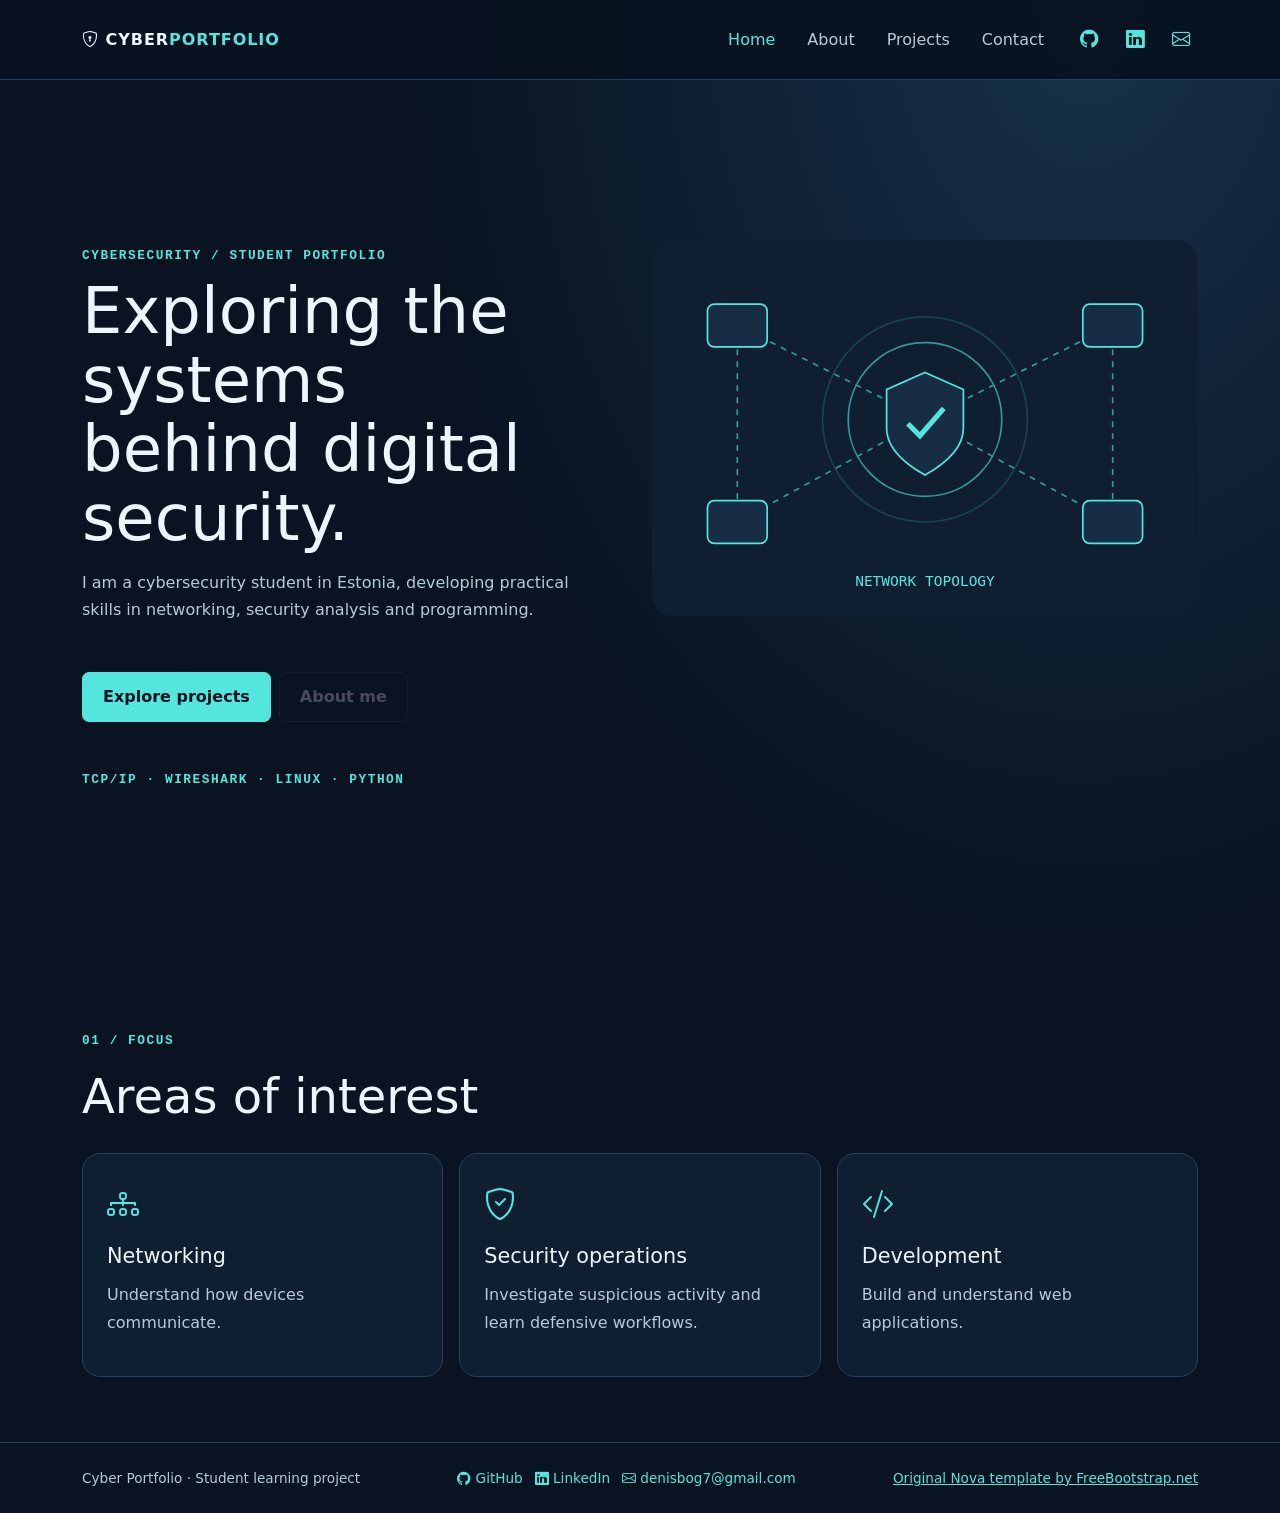
<file: index.html>
<!doctype html><!-- Adapted from Nova by FreeBootstrap.net; https://freebootstrap.net/license --><html lang="en"><head><meta charset="utf-8"><meta name="viewport" content="width=device-width,initial-scale=1"><title>Index | Cyber Portfolio</title><link rel="stylesheet" href="assets/vendors/bootstrap/bootstrap.min.css"><link rel="stylesheet" href="assets/vendors/bootstrap-icons/font/bootstrap-icons.min.css"><link rel="stylesheet" href="assets/css/style.css"><link rel="stylesheet" href="assets/css/portfolio.css"><script defer src="assets/vendors/bootstrap/bootstrap.bundle.min.js"></script><script defer src="scripts/site.js"></script><link rel="icon" type="image/svg+xml" href="data:image/svg+xml,%3Csvg%20xmlns%3D%22http%3A%2F%2Fwww.w3.org%2F2000%2Fsvg%22%20viewBox%3D%220%200%2064%2064%22%3E%3Crect%20width%3D%2264%22%20height%3D%2264%22%20rx%3D%2212%22%20fill%3D%22%230b1729%22%2F%3E%3Cpath%20d%3D%22M32%208%2051%2016v15c0%2012-8%2020-19%2025C21%2051%2013%2043%2013%2031V16Z%22%20fill%3D%22none%22%20stroke%3D%22%2338e8f5%22%20stroke-width%3D%224%22%2F%3E%3Crect%20x%3D%2223%22%20y%3D%2229%22%20width%3D%2218%22%20height%3D%2215%22%20rx%3D%223%22%20fill%3D%22%2338e8f5%22%2F%3E%3Cpath%20d%3D%22M26%2029v-6a6%206%200%200%201%2012%200v6%22%20fill%3D%22none%22%20stroke%3D%22%2338e8f5%22%20stroke-width%3D%223%22%2F%3E%3C%2Fsvg%3E"></head><body><a class="skip" href="#main">Skip to content</a><div class="site-wrap"><header class="navbar navbar-expand-md sticky-top"><div class="container"><a class="navbar-brand" href="index.html"><i class="bi bi-shield-lock"></i> CYBER<span>PORTFOLIO</span></a><button class="navbar-toggler" type="button" data-bs-toggle="collapse" data-bs-target="#nav" aria-controls="nav" aria-expanded="false" aria-label="Toggle navigation"><i class="bi bi-list"></i></button><nav class="collapse navbar-collapse" id="nav"><div class="navbar-nav ms-auto"><a class="nav-link active" aria-current=page href="index.html">Home</a><a class="nav-link "  href="about.html">About</a><a class="nav-link "  href="projects.html">Projects</a><a class="nav-link "  href="contact.html">Contact</a></div><div class="social-nav"><a href="https://github.com/nullbyte0111" aria-label="GitHub" title="GitHub" target="_blank" rel="noopener noreferrer"><i class="bi bi-github" aria-hidden="true"></i></a><a href="https://www.linkedin.com/in/denisbogdan7/" aria-label="LinkedIn" title="LinkedIn" target="_blank" rel="noopener noreferrer"><i class="bi bi-linkedin" aria-hidden="true"></i></a><a href="mailto:denisbog7@gmail.com" aria-label="Email" title="Email"><i class="bi bi-envelope" aria-hidden="true"></i></a></div></nav></div></header><main id="main"><section class="hero__v6 section first-section" id="home">
<div class="container">
<div class="row">
<div class="col-lg-6 mb-4 mb-lg-0">
<div class="row">
<div class="col-lg-11"><span class="hero-subtitle text-uppercase" data-aos="fade-up" data-aos-delay="0">CYBERSECURITY / STUDENT PORTFOLIO</span>
<h1 class="hero-title mb-3" data-aos="fade-up" data-aos-delay="100">Exploring the systems behind digital security.</h1>
<p class="hero-description mb-4 mb-lg-5" data-aos="fade-up" data-aos-delay="200">I am a cybersecurity student in Estonia, developing practical skills in networking, security analysis and programming.</p>
<div class="cta d-flex gap-2 mb-4 mb-lg-5" data-aos="fade-up" data-aos-delay="300"><a class="btn" href="projects.html">Explore projects</a><a class="btn btn-white-outline" href="about.html">About me</a></div>
<p class="eyebrow">TCP/IP · WIRESHARK · LINUX · PYTHON</p>
</div>
</div>
</div>
<div class="col-lg-6">
<div class="hero-img"><img alt="Illustrated network topology with a central security shield" class="img-fluid rounded-4" src="assets/images/network.svg"/></div>
</div>
</div>
</div>
<!-- End Hero-->
</section><section class="section"><div class="container"><p class="eyebrow">01 / FOCUS</p><h2>Areas of interest</h2><div class="row g-3"><div class="col-md-4" data-reveal><article class="panel h-100"><i class="bi bi-diagram-3 fs-2 accent"></i><h3>Networking</h3><p>Understand how devices communicate.</p></article></div><div class="col-md-4" data-reveal><article class="panel h-100"><i class="bi bi-shield-check fs-2 accent"></i><h3>Security operations</h3><p>Investigate suspicious activity and learn defensive workflows.</p></article></div><div class="col-md-4" data-reveal><article class="panel h-100"><i class="bi bi-code-slash fs-2 accent"></i><h3>Development</h3><p>Build and understand web applications.</p></article></div></div></div></section></main><footer><div class="container d-flex flex-wrap justify-content-between gap-3"><span>Cyber Portfolio · Student learning project</span><div class="social-footer"><a href="https://github.com/nullbyte0111" aria-label="GitHub" title="GitHub" target="_blank" rel="noopener noreferrer"><i class="bi bi-github" aria-hidden="true"></i> GitHub</a><a href="https://www.linkedin.com/in/denisbogdan7/" aria-label="LinkedIn" title="LinkedIn" target="_blank" rel="noopener noreferrer"><i class="bi bi-linkedin" aria-hidden="true"></i> LinkedIn</a><a href="mailto:denisbog7@gmail.com" aria-label="Email" title="Email"><i class="bi bi-envelope" aria-hidden="true"></i> denisbog7@gmail.com</a></div><a href="https://freebootstrap.net/">Original Nova template by FreeBootstrap.net</a></div></footer><button id="top" aria-label="Back to top" hidden>↑</button></div></body></html>
</file>
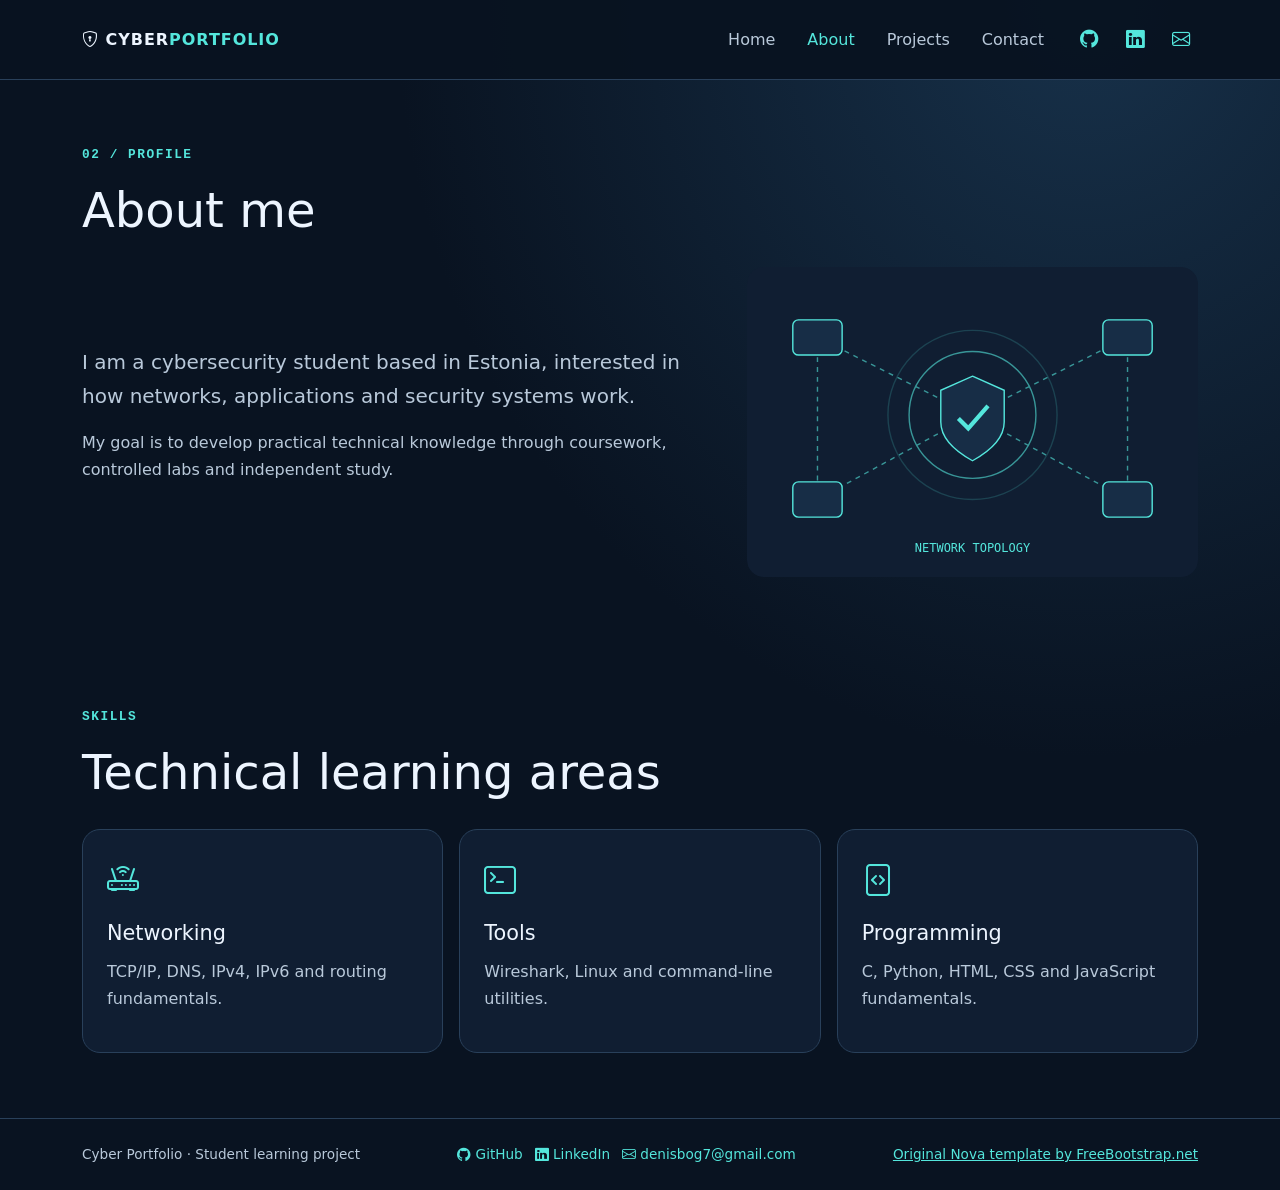
<file: about.html>
<!doctype html><!-- Adapted from Nova by FreeBootstrap.net; https://freebootstrap.net/license --><html lang="en"><head><meta charset="utf-8"><meta name="viewport" content="width=device-width,initial-scale=1"><title>About | Cyber Portfolio</title><link rel="stylesheet" href="assets/vendors/bootstrap/bootstrap.min.css"><link rel="stylesheet" href="assets/vendors/bootstrap-icons/font/bootstrap-icons.min.css"><link rel="stylesheet" href="assets/css/style.css"><link rel="stylesheet" href="assets/css/portfolio.css"><script defer src="assets/vendors/bootstrap/bootstrap.bundle.min.js"></script><script defer src="scripts/site.js"></script><link rel="icon" type="image/svg+xml" href="data:image/svg+xml,%3Csvg%20xmlns%3D%22http%3A%2F%2Fwww.w3.org%2F2000%2Fsvg%22%20viewBox%3D%220%200%2064%2064%22%3E%3Crect%20width%3D%2264%22%20height%3D%2264%22%20rx%3D%2212%22%20fill%3D%22%230b1729%22%2F%3E%3Cpath%20d%3D%22M32%208%2051%2016v15c0%2012-8%2020-19%2025C21%2051%2013%2043%2013%2031V16Z%22%20fill%3D%22none%22%20stroke%3D%22%2338e8f5%22%20stroke-width%3D%224%22%2F%3E%3Crect%20x%3D%2223%22%20y%3D%2229%22%20width%3D%2218%22%20height%3D%2215%22%20rx%3D%223%22%20fill%3D%22%2338e8f5%22%2F%3E%3Cpath%20d%3D%22M26%2029v-6a6%206%200%200%201%2012%200v6%22%20fill%3D%22none%22%20stroke%3D%22%2338e8f5%22%20stroke-width%3D%223%22%2F%3E%3C%2Fsvg%3E"></head><body><a class="skip" href="#main">Skip to content</a><div class="site-wrap"><header class="navbar navbar-expand-md sticky-top"><div class="container"><a class="navbar-brand" href="index.html"><i class="bi bi-shield-lock"></i> CYBER<span>PORTFOLIO</span></a><button class="navbar-toggler" type="button" data-bs-toggle="collapse" data-bs-target="#nav" aria-controls="nav" aria-expanded="false" aria-label="Toggle navigation"><i class="bi bi-list"></i></button><nav class="collapse navbar-collapse" id="nav"><div class="navbar-nav ms-auto"><a class="nav-link "  href="index.html">Home</a><a class="nav-link active" aria-current=page href="about.html">About</a><a class="nav-link "  href="projects.html">Projects</a><a class="nav-link "  href="contact.html">Contact</a></div><div class="social-nav"><a href="https://github.com/nullbyte0111" aria-label="GitHub" title="GitHub" target="_blank" rel="noopener noreferrer"><i class="bi bi-github" aria-hidden="true"></i></a><a href="https://www.linkedin.com/in/denisbogdan7/" aria-label="LinkedIn" title="LinkedIn" target="_blank" rel="noopener noreferrer"><i class="bi bi-linkedin" aria-hidden="true"></i></a><a href="mailto:denisbog7@gmail.com" aria-label="Email" title="Email"><i class="bi bi-envelope" aria-hidden="true"></i></a></div></nav></div></header><main id="main"><section class="section"><div class="container"><p class="eyebrow">02 / PROFILE</p><h2>About me</h2><div class="row g-4 align-items-center"><div class="col-lg-7"><p class="lead">I am a cybersecurity student based in Estonia, interested in how networks, applications and security systems work.</p><p>My goal is to develop practical technical knowledge through coursework, controlled labs and independent study.</p></div><div class="col-lg-5"><img class="img-fluid rounded-4" src="assets/images/network.svg" alt="Network security illustration"></div></div></div></section><section class="section"><div class="container"><p class="eyebrow">SKILLS</p><h2>Technical learning areas</h2><div class="row g-3"><div class="col-md-4" data-reveal><article class="panel h-100"><i class="bi bi-router fs-2 accent"></i><h3>Networking</h3><p>TCP/IP, DNS, IPv4, IPv6 and routing fundamentals.</p></article></div><div class="col-md-4" data-reveal><article class="panel h-100"><i class="bi bi-terminal fs-2 accent"></i><h3>Tools</h3><p>Wireshark, Linux and command-line utilities.</p></article></div><div class="col-md-4" data-reveal><article class="panel h-100"><i class="bi bi-file-code fs-2 accent"></i><h3>Programming</h3><p>C, Python, HTML, CSS and JavaScript fundamentals.</p></article></div></div></div></section></main><footer><div class="container d-flex flex-wrap justify-content-between gap-3"><span>Cyber Portfolio · Student learning project</span><div class="social-footer"><a href="https://github.com/nullbyte0111" aria-label="GitHub" title="GitHub" target="_blank" rel="noopener noreferrer"><i class="bi bi-github" aria-hidden="true"></i> GitHub</a><a href="https://www.linkedin.com/in/denisbogdan7/" aria-label="LinkedIn" title="LinkedIn" target="_blank" rel="noopener noreferrer"><i class="bi bi-linkedin" aria-hidden="true"></i> LinkedIn</a><a href="mailto:denisbog7@gmail.com" aria-label="Email" title="Email"><i class="bi bi-envelope" aria-hidden="true"></i> denisbog7@gmail.com</a></div><a href="https://freebootstrap.net/">Original Nova template by FreeBootstrap.net</a></div></footer><button id="top" aria-label="Back to top" hidden>↑</button></div></body></html>
</file>
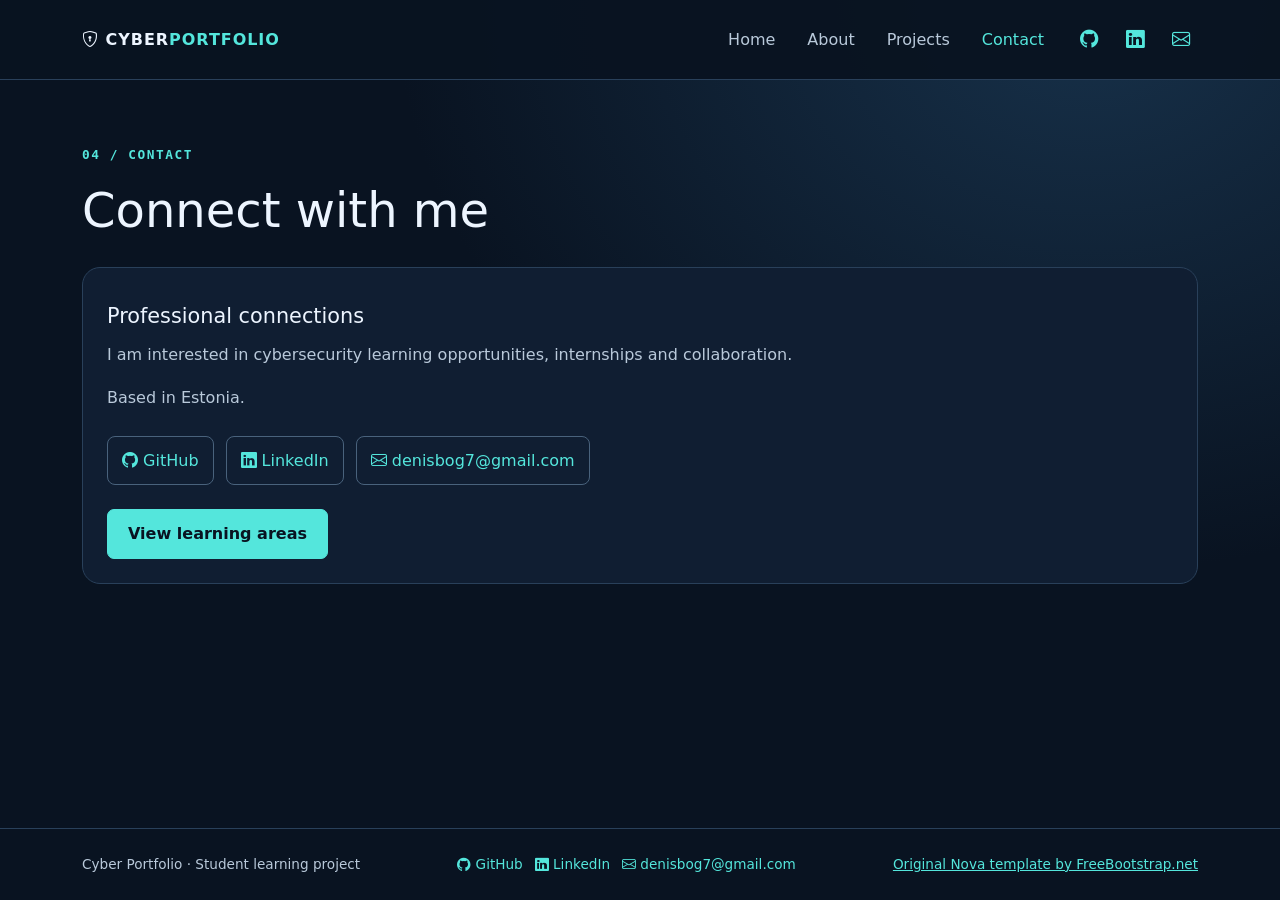
<file: contact.html>
<!doctype html><!-- Adapted from Nova by FreeBootstrap.net; https://freebootstrap.net/license --><html lang="en"><head><meta charset="utf-8"><meta name="viewport" content="width=device-width,initial-scale=1"><title>Contact | Cyber Portfolio</title><link rel="stylesheet" href="assets/vendors/bootstrap/bootstrap.min.css"><link rel="stylesheet" href="assets/vendors/bootstrap-icons/font/bootstrap-icons.min.css"><link rel="stylesheet" href="assets/css/style.css"><link rel="stylesheet" href="assets/css/portfolio.css"><script defer src="assets/vendors/bootstrap/bootstrap.bundle.min.js"></script><script defer src="scripts/site.js"></script><link rel="icon" type="image/svg+xml" href="data:image/svg+xml,%3Csvg%20xmlns%3D%22http%3A%2F%2Fwww.w3.org%2F2000%2Fsvg%22%20viewBox%3D%220%200%2064%2064%22%3E%3Crect%20width%3D%2264%22%20height%3D%2264%22%20rx%3D%2212%22%20fill%3D%22%230b1729%22%2F%3E%3Cpath%20d%3D%22M32%208%2051%2016v15c0%2012-8%2020-19%2025C21%2051%2013%2043%2013%2031V16Z%22%20fill%3D%22none%22%20stroke%3D%22%2338e8f5%22%20stroke-width%3D%224%22%2F%3E%3Crect%20x%3D%2223%22%20y%3D%2229%22%20width%3D%2218%22%20height%3D%2215%22%20rx%3D%223%22%20fill%3D%22%2338e8f5%22%2F%3E%3Cpath%20d%3D%22M26%2029v-6a6%206%200%200%201%2012%200v6%22%20fill%3D%22none%22%20stroke%3D%22%2338e8f5%22%20stroke-width%3D%223%22%2F%3E%3C%2Fsvg%3E"></head><body><a class="skip" href="#main">Skip to content</a><div class="site-wrap"><header class="navbar navbar-expand-md sticky-top"><div class="container"><a class="navbar-brand" href="index.html"><i class="bi bi-shield-lock"></i> CYBER<span>PORTFOLIO</span></a><button class="navbar-toggler" type="button" data-bs-toggle="collapse" data-bs-target="#nav" aria-controls="nav" aria-expanded="false" aria-label="Toggle navigation"><i class="bi bi-list"></i></button><nav class="collapse navbar-collapse" id="nav"><div class="navbar-nav ms-auto"><a class="nav-link "  href="index.html">Home</a><a class="nav-link "  href="about.html">About</a><a class="nav-link "  href="projects.html">Projects</a><a class="nav-link active" aria-current=page href="contact.html">Contact</a></div><div class="social-nav"><a href="https://github.com/nullbyte0111" aria-label="GitHub" title="GitHub" target="_blank" rel="noopener noreferrer"><i class="bi bi-github" aria-hidden="true"></i></a><a href="https://www.linkedin.com/in/denisbogdan7/" aria-label="LinkedIn" title="LinkedIn" target="_blank" rel="noopener noreferrer"><i class="bi bi-linkedin" aria-hidden="true"></i></a><a href="mailto:denisbog7@gmail.com" aria-label="Email" title="Email"><i class="bi bi-envelope" aria-hidden="true"></i></a></div></nav></div></header><main id="main"><section class="section"><div class="container"><p class="eyebrow">04 / CONTACT</p><h2>Connect with me</h2><div class="panel"><h3>Professional connections</h3><p>I am interested in cybersecurity learning opportunities, internships and collaboration.</p><p>Based in Estonia.</p><div class="social-contact"><a href="https://github.com/nullbyte0111" aria-label="GitHub" title="GitHub" target="_blank" rel="noopener noreferrer"><i class="bi bi-github" aria-hidden="true"></i> GitHub</a><a href="https://www.linkedin.com/in/denisbogdan7/" aria-label="LinkedIn" title="LinkedIn" target="_blank" rel="noopener noreferrer"><i class="bi bi-linkedin" aria-hidden="true"></i> LinkedIn</a><a href="mailto:denisbog7@gmail.com" aria-label="Email" title="Email"><i class="bi bi-envelope" aria-hidden="true"></i> denisbog7@gmail.com</a></div><a class="btn" href="projects.html">View learning areas</a></div></div></section></main><footer><div class="container d-flex flex-wrap justify-content-between gap-3"><span>Cyber Portfolio · Student learning project</span><div class="social-footer"><a href="https://github.com/nullbyte0111" aria-label="GitHub" title="GitHub" target="_blank" rel="noopener noreferrer"><i class="bi bi-github" aria-hidden="true"></i> GitHub</a><a href="https://www.linkedin.com/in/denisbogdan7/" aria-label="LinkedIn" title="LinkedIn" target="_blank" rel="noopener noreferrer"><i class="bi bi-linkedin" aria-hidden="true"></i> LinkedIn</a><a href="mailto:denisbog7@gmail.com" aria-label="Email" title="Email"><i class="bi bi-envelope" aria-hidden="true"></i> denisbog7@gmail.com</a></div><a href="https://freebootstrap.net/">Original Nova template by FreeBootstrap.net</a></div></footer><button id="top" aria-label="Back to top" hidden>↑</button></div></body></html>
</file>
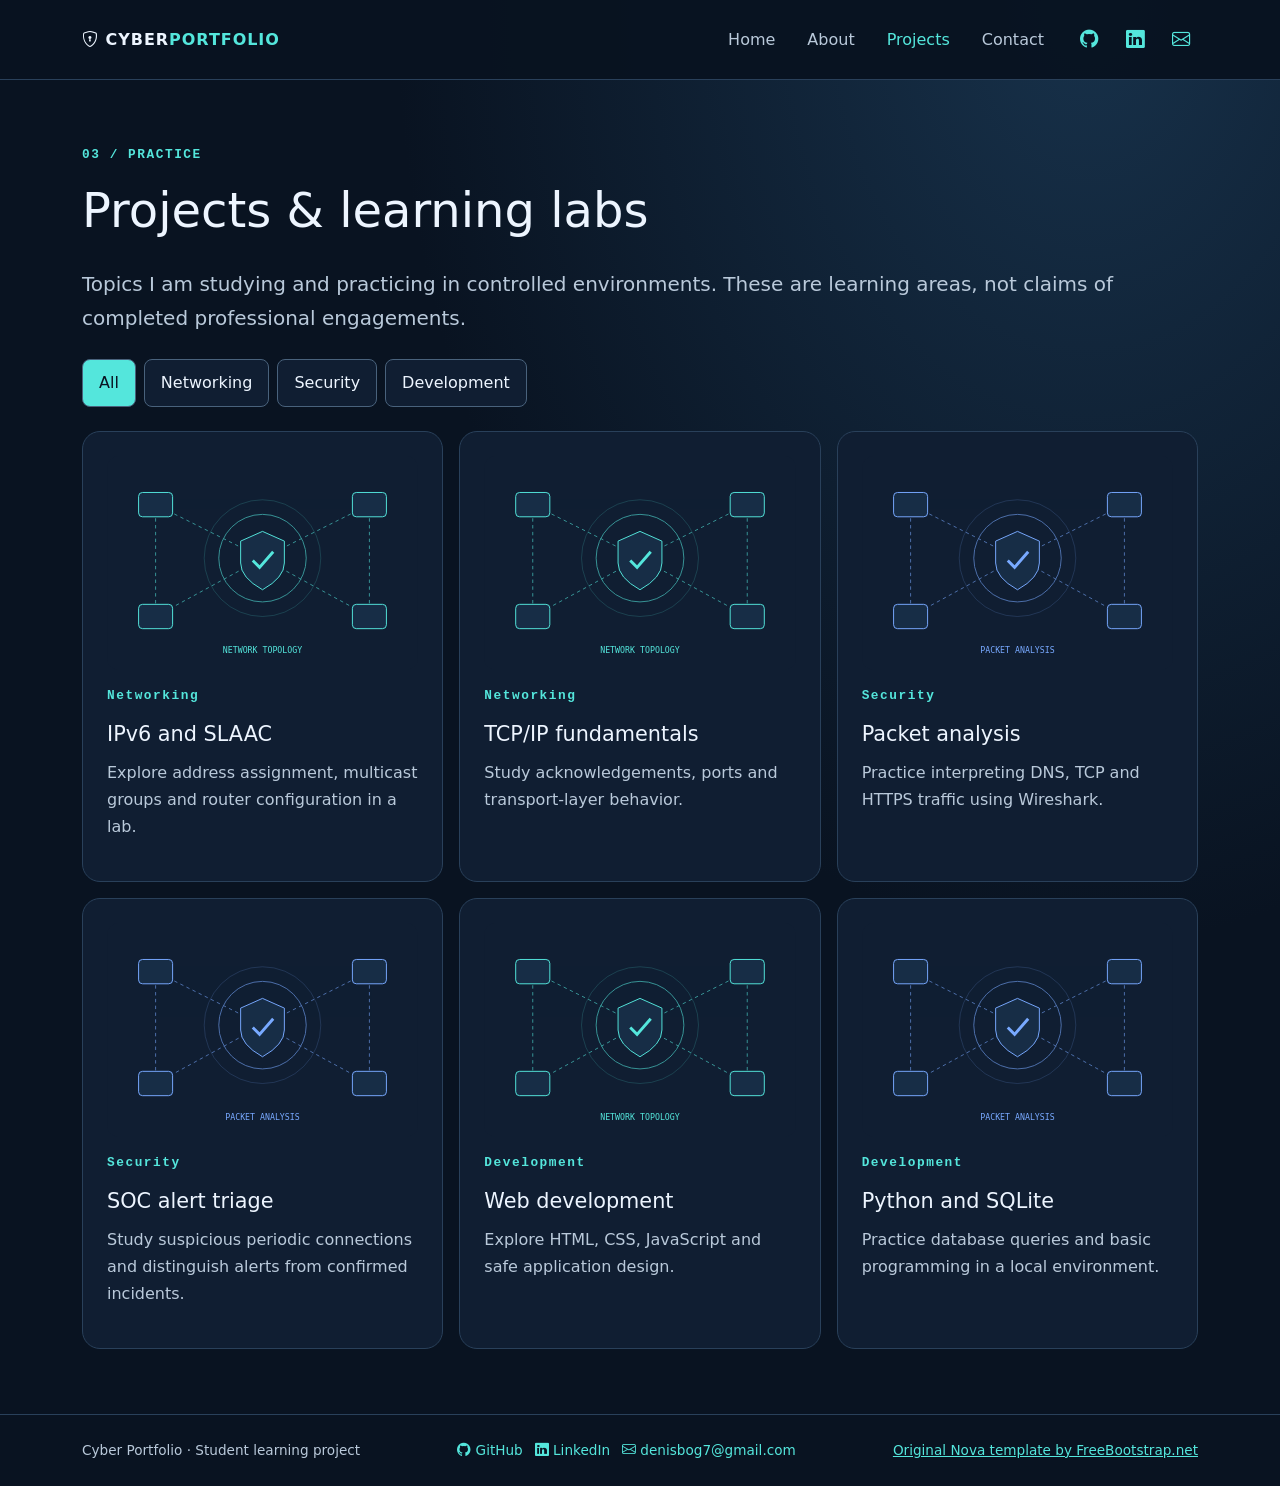
<file: projects.html>
<!doctype html><!-- Adapted from Nova by FreeBootstrap.net; https://freebootstrap.net/license --><html lang="en"><head><meta charset="utf-8"><meta name="viewport" content="width=device-width,initial-scale=1"><title>Projects | Cyber Portfolio</title><link rel="stylesheet" href="assets/vendors/bootstrap/bootstrap.min.css"><link rel="stylesheet" href="assets/vendors/bootstrap-icons/font/bootstrap-icons.min.css"><link rel="stylesheet" href="assets/css/style.css"><link rel="stylesheet" href="assets/css/portfolio.css"><script defer src="assets/vendors/bootstrap/bootstrap.bundle.min.js"></script><script defer src="scripts/site.js"></script><link rel="icon" type="image/svg+xml" href="data:image/svg+xml,%3Csvg%20xmlns%3D%22http%3A%2F%2Fwww.w3.org%2F2000%2Fsvg%22%20viewBox%3D%220%200%2064%2064%22%3E%3Crect%20width%3D%2264%22%20height%3D%2264%22%20rx%3D%2212%22%20fill%3D%22%230b1729%22%2F%3E%3Cpath%20d%3D%22M32%208%2051%2016v15c0%2012-8%2020-19%2025C21%2051%2013%2043%2013%2031V16Z%22%20fill%3D%22none%22%20stroke%3D%22%2338e8f5%22%20stroke-width%3D%224%22%2F%3E%3Crect%20x%3D%2223%22%20y%3D%2229%22%20width%3D%2218%22%20height%3D%2215%22%20rx%3D%223%22%20fill%3D%22%2338e8f5%22%2F%3E%3Cpath%20d%3D%22M26%2029v-6a6%206%200%200%201%2012%200v6%22%20fill%3D%22none%22%20stroke%3D%22%2338e8f5%22%20stroke-width%3D%223%22%2F%3E%3C%2Fsvg%3E"></head><body><a class="skip" href="#main">Skip to content</a><div class="site-wrap"><header class="navbar navbar-expand-md sticky-top"><div class="container"><a class="navbar-brand" href="index.html"><i class="bi bi-shield-lock"></i> CYBER<span>PORTFOLIO</span></a><button class="navbar-toggler" type="button" data-bs-toggle="collapse" data-bs-target="#nav" aria-controls="nav" aria-expanded="false" aria-label="Toggle navigation"><i class="bi bi-list"></i></button><nav class="collapse navbar-collapse" id="nav"><div class="navbar-nav ms-auto"><a class="nav-link "  href="index.html">Home</a><a class="nav-link "  href="about.html">About</a><a class="nav-link active" aria-current=page href="projects.html">Projects</a><a class="nav-link "  href="contact.html">Contact</a></div><div class="social-nav"><a href="https://github.com/nullbyte0111" aria-label="GitHub" title="GitHub" target="_blank" rel="noopener noreferrer"><i class="bi bi-github" aria-hidden="true"></i></a><a href="https://www.linkedin.com/in/denisbogdan7/" aria-label="LinkedIn" title="LinkedIn" target="_blank" rel="noopener noreferrer"><i class="bi bi-linkedin" aria-hidden="true"></i></a><a href="mailto:denisbog7@gmail.com" aria-label="Email" title="Email"><i class="bi bi-envelope" aria-hidden="true"></i></a></div></nav></div></header><main id="main"><section class="section"><div class="container"><p class="eyebrow">03 / PRACTICE</p><h2>Projects & learning labs</h2><p class="lead">Topics I am studying and practicing in controlled environments. These are learning areas, not claims of completed professional engagements.</p><div class="filters" aria-label="Filter projects"><button class="filter" data-filter="All" aria-pressed="true">All</button><button class="filter" data-filter="Networking" aria-pressed="false">Networking</button><button class="filter" data-filter="Security" aria-pressed="false">Security</button><button class="filter" data-filter="Development" aria-pressed="false">Development</button></div><div class="row g-3" id="projects"><div class="col-md-6 col-lg-4 project" data-category="Networking"><article class="panel h-100"><img class="img-fluid rounded-3 mb-3" src="assets/images/network.svg" alt="Networking illustration" loading="lazy"><p class="eyebrow">Networking</p><h3>IPv6 and SLAAC</h3><p>Explore address assignment, multicast groups and router configuration in a lab.</p></article></div><div class="col-md-6 col-lg-4 project" data-category="Networking"><article class="panel h-100"><img class="img-fluid rounded-3 mb-3" src="assets/images/network.svg" alt="Networking illustration" loading="lazy"><p class="eyebrow">Networking</p><h3>TCP/IP fundamentals</h3><p>Study acknowledgements, ports and transport-layer behavior.</p></article></div><div class="col-md-6 col-lg-4 project" data-category="Security"><article class="panel h-100"><img class="img-fluid rounded-3 mb-3" src="assets/images/analysis.svg" alt="Security illustration" loading="lazy"><p class="eyebrow">Security</p><h3>Packet analysis</h3><p>Practice interpreting DNS, TCP and HTTPS traffic using Wireshark.</p></article></div><div class="col-md-6 col-lg-4 project" data-category="Security"><article class="panel h-100"><img class="img-fluid rounded-3 mb-3" src="assets/images/analysis.svg" alt="Security illustration" loading="lazy"><p class="eyebrow">Security</p><h3>SOC alert triage</h3><p>Study suspicious periodic connections and distinguish alerts from confirmed incidents.</p></article></div><div class="col-md-6 col-lg-4 project" data-category="Development"><article class="panel h-100"><img class="img-fluid rounded-3 mb-3" src="assets/images/network.svg" alt="Development illustration" loading="lazy"><p class="eyebrow">Development</p><h3>Web development</h3><p>Explore HTML, CSS, JavaScript and safe application design.</p></article></div><div class="col-md-6 col-lg-4 project" data-category="Development"><article class="panel h-100"><img class="img-fluid rounded-3 mb-3" src="assets/images/analysis.svg" alt="Development illustration" loading="lazy"><p class="eyebrow">Development</p><h3>Python and SQLite</h3><p>Practice database queries and basic programming in a local environment.</p></article></div></div></div></section></main><footer><div class="container d-flex flex-wrap justify-content-between gap-3"><span>Cyber Portfolio · Student learning project</span><div class="social-footer"><a href="https://github.com/nullbyte0111" aria-label="GitHub" title="GitHub" target="_blank" rel="noopener noreferrer"><i class="bi bi-github" aria-hidden="true"></i> GitHub</a><a href="https://www.linkedin.com/in/denisbogdan7/" aria-label="LinkedIn" title="LinkedIn" target="_blank" rel="noopener noreferrer"><i class="bi bi-linkedin" aria-hidden="true"></i> LinkedIn</a><a href="mailto:denisbog7@gmail.com" aria-label="Email" title="Email"><i class="bi bi-envelope" aria-hidden="true"></i> denisbog7@gmail.com</a></div><a href="https://freebootstrap.net/">Original Nova template by FreeBootstrap.net</a></div></footer><button id="top" aria-label="Back to top" hidden>↑</button></div></body></html>
</file>
<file: assets/css/portfolio.css>
:root{--bs-body-bg:#091321;--bs-body-color:#b9c9da;--bs-heading-color:#edf5ff;--bs-primary:#54e6dc;--bs-primary-rgb:84,230,220;--bs-secondary:#172d46;--bs-primary-hover:#9cf8ef}body{font-family:system-ui,sans-serif;background:radial-gradient(ellipse at 85% 0%,#17314a 0,transparent 45%),#091321;color:#b9c9da} .site-wrap{min-height:100vh;display:flex;flex-direction:column}main{flex:1}header.navbar{background:#091321f5;border-bottom:1px solid #29405a;padding:16px 0}.navbar-brand{font-weight:800;letter-spacing:.06em;color:#edf5ff!important;font-size:1rem}.navbar-brand span,.accent,.eyebrow{color:#54e6dc}.navbar .nav-link{color:#b9c9da;padding:10px 16px!important}.navbar .nav-link.active,.navbar .nav-link:hover{color:#54e6dc}.navbar-toggler{color:#54e6dc;border:1px solid #29405a}.section{padding:65px 0}.hero__v6.section{padding:80px 0}.hero__v6 .hero-title{font-size:clamp(2.4rem,5vw,4.4rem);line-height:1.08;color:#edf5ff}.hero__v6 .hero-subtitle,.eyebrow{font:600 .8rem/1.6 monospace;letter-spacing:.12em;color:#54e6dc;background:none;padding:0}.hero__v6 .hero-description{color:#b9c9da}.hero__v6 .hero-img{position:relative}.hero__v6 .hero-img img{width:100%}.btn,.btn:hover{background:#54e6dc;color:#091321;border:1px solid #54e6dc;font-weight:700}.btn.btn-white-outline{background:transparent;color:#edf5ff;border-color:#49627c}.panel{background:#101e32;border:1px solid #29405a;border-radius:18px;padding:24px;transition:transform .25s,border-color .25s}.panel:hover{transform:translateY(-4px);border-color:#54e6dc}h2{font-size:clamp(2rem,4vw,3rem);margin-bottom:28px}h3{font-size:1.3rem;margin:12px 0}footer{padding:24px 0;border-top:1px solid #29405a;font-size:.85rem}a{color:#54e6dc}.filters{display:flex;flex-wrap:wrap;gap:8px;margin:24px 0}.filter,#top{border:1px solid #49627c;background:#101e32;color:#edf5ff;border-radius:8px;padding:9px 16px}.filter[aria-pressed=true]{background:#54e6dc;color:#091321}.project[hidden]{display:none!important}#top{position:fixed;bottom:20px;right:20px;z-index:10}.skip{position:absolute;left:-9999px}.skip:focus{left:10px;top:10px;z-index:9999;background:#091321;padding:12px} .reveal{animation:appear .65s both}@keyframes appear{from{opacity:0;transform:translateY(14px)}to{opacity:1;transform:none}}@media(prefers-reduced-motion:reduce){*,*::before,*::after{animation:none!important;transition:none!important;scroll-behavior:auto!important}}@media(max-width:767px){.section,.hero__v6.section{padding:42px 0}.cta{flex-wrap:wrap}}
.social-nav,.social-footer,.social-contact{display:flex;align-items:center;flex-wrap:wrap;gap:12px}.social-nav{margin-left:12px}.social-nav a,.social-footer a,.social-contact a{color:#54e6dc;text-decoration:none}.social-nav a{font-size:1.15rem;padding:8px}.social-contact{margin:24px 0}.social-contact a{padding:10px 14px;border:1px solid #49627c;border-radius:8px;overflow-wrap:anywhere;max-width:100%}.social-nav a:hover,.social-footer a:hover,.social-contact a:hover{color:#edf5ff}.social-nav a:focus-visible,.social-footer a:focus-visible,.social-contact a:focus-visible{outline:2px solid #54e6dc;outline-offset:3px}@media(max-width:767px){.social-nav{margin-left:8px}}
</file>
<file: assets/css/style.css>
/*
Template name: Nova
Template author: FreeBootstrap.net
Author website: https://freebootstrap.net/
License: https://freebootstrap.net/license
Buy Pro
*/
:root,
[data-bs-theme=light] {
  --bs-body-bg: #ffffff;
  --bs-body-color: #494B5B;
  --bs-primary: #215C5C;
  --bs-primary-rgb: 33, 92, 92;
  --bs-primary-hover: #144B4B;
  --bs-primary-hover-rgb: 20, 75, 75;
  --bs-secondary: #CCE8C9;
  --bs-secondary-rgb: 204, 232, 201;
  --bs-heading-color: #16181B;
  --inverse-color: #494B5B;
  --inverse-color-rgb: 73, 75, 91;
  --bs-link-color: var(--bs-primary);
  --nav-bg: #ffffff;
  --nav-color: #fff;
  --nav-hover-color: #1f6bff;
  --dropdown-bg: #ffffff;
  --dropdown-color: #1f6bff;
  --dropdown-hover-bg: #f7f7f7;
  --nav-inverse: #000000;
  --nav-inverse-alt: #ffffff;
}

body {
  font: 1rem/1.7 "Inter", sans-serif;
  background-color: var(--bs-body-bg);
  color: var(--bs-body-color);
  -webkit-font-smoothing: antialiased;
  -moz-osx-font-smoothing: grayscale;
}

.site-wrap {
  position: relative;
}

::-moz-selection {
  background-color: var(--bs-black);
  color: var(--bs-white);
}

::selection {
  background-color: var(--bs-black);
  color: var(--bs-white);
}

a {
  -webkit-transition: 0.3s all ease-in-out;
  transition: 0.3s all ease-in-out;
  color: var(--bs-primary);
  text-decoration: underline;
}
a:hover {
  text-decoration: none;
}

h1,
h2,
h3,
h4,
h5,
h6 {
  color: var(--bs-heading-color);
}

.container {
  max-width: 1140px;
}

.section {
  padding: 70px 0;
  scroll-margin-top: 60px;
}
@media (max-width: 767.98px) {
  .section {
    padding: 40px 0;
  }
}
.section.first-section {
  padding-top: 100px;
}
@media (min-width: 992px) {
  .section.first-section {
    padding-top: 130px;
  }
}

.text-heading-color {
  color: var(--bs-heading-color);
}

.shadow-sm {
  -webkit-box-shadow: 0 0.125rem 0.25rem 0 rgba(var(--bs-black-rgb), 0.05) !important;
          box-shadow: 0 0.125rem 0.25rem 0 rgba(var(--bs-black-rgb), 0.05) !important;
}

.shadow {
  -webkit-box-shadow: 0 0.5rem 1rem 0 rgba(var(--bs-black-rgb), 0.05) !important;
          box-shadow: 0 0.5rem 1rem 0 rgba(var(--bs-black-rgb), 0.05) !important;
}

.shadow-lg {
  -webkit-box-shadow: 0 1rem 3rem 0 rgba(var(--bs-black-rgb), 0.05) !important;
          box-shadow: 0 1rem 3rem 0 rgba(var(--bs-black-rgb), 0.05) !important;
}

.list-checked {
  padding: 0;
  margin: 0;
  color: var(--bs-body-color);
}
.list-checked li {
  position: relative;
  margin-bottom: 10px;
  display: -webkit-box;
  display: -ms-flexbox;
  display: flex;
  -webkit-box-align: start;
      -ms-flex-align: start;
          align-items: start;
  gap: 10px;
}
.list-checked li i {
  width: 30px;
  height: 30px;
  text-align: center;
  line-height: 30px;
  display: inline-block;
  background-color: rgba(var(--bs-primary-rgb), 0.1);
  border-radius: 50%;
  color: var(--bs-primary);
  font-size: 20px;
}
.list-checked li:before {
  position: absolute;
  display: inline-block;
  left: 0;
  content: "";
  vertical-align: -0.125em;
  background-repeat: no-repeat;
  background-position: right center;
  background-size: 1.5625rem 1.5625rem;
  width: 1.5625rem;
  height: 1.5625rem;
}

.btn {
  padding: 12px 20px;
  background-color: var(--bs-primary);
  color: var(--bs-white);
  border: 1px solid transparent;
  border-radius: 7px;
  font-weight: 600;
  position: relative;
}
.btn:hover, .btn:active, .btn:focus {
  color: var(--bs-white);
  background-color: var(--bs-primary-hover) !important;
  border: 1px solid var(--bs-primary-hover) !important;
}
.btn.btn-white.hover-outline {
  background-color: var(--bs-white) !important;
  color: var(--bs-black) !important;
  border: 1px solid transparent !important;
}
.btn.btn-white.hover-outline:hover {
  color: var(--bs-white) !important;
  background-color: transparent !important;
  border: 1px solid var(--bs-white) !important;
}
.btn.btn-white-outline {
  border: 1px solid rgba(var(--inverse-color-rgb), 0.2) !important;
  color: var(--inverse-color) !important;
  background-color: transparent;
}
.btn.btn-white-outline:hover, .btn.btn-white-outline:focus, .btn.btn-white-outline:active {
  background-color: transparent !important;
  border: 1px solid rgba(var(--inverse-color-rgb), 0.5) !important;
}

.block-squares {
  position: absolute;
  bottom: -12px;
  right: 0;
  z-index: 1;
  width: auto;
}

.form-control {
  padding-top: 10px;
  padding-bottom: 10px;
  border-width: 1px;
  font-size: 16px;
  background-color: transparent;
  border-color: rgba(var(--inverse-color-rgb), 0.1);
}

.form-control:focus {
  outline: none;
  -webkit-box-shadow: none;
          box-shadow: none;
  border-color: var(--bs-primary);
}

.a-link i {
  font-size: 26px;
  margin-left: 10px;
  -webkit-transition: 0.25s all ease-in-out;
  transition: 0.25s all ease-in-out;
}
.a-link:hover i {
  margin-left: 15px;
}

.page-title {
  padding-top: 100px !important;
  padding-bottom: 50px !important;
  background-color: rgba(var(--inverse-color-rgb), 0.03);
}

.special-link .icons {
  display: inline-block;
  width: 38px;
  height: 38px;
  line-height: 38px;
  border-radius: 50%;
  text-align: center;
  position: relative;
  border: 1px solid rgba(var(--inverse-color-rgb), 0.2);
}

.special-link .icons i {
  font-size: 25px;
  position: relative;
  display: inline-block;
  position: absolute;
  -webkit-transition: 0.3s all ease-in-out;
  transition: 0.3s all ease-in-out;
}
.special-link .icons i.icon-1 {
  opacity: 1;
  visibility: visible;
  top: 50%;
  left: 50%;
  -webkit-transform: translate(-50%, -50%) rotate(-45deg);
          transform: translate(-50%, -50%) rotate(-45deg);
}
.special-link .icons i.icon-2 {
  opacity: 0;
  visibility: hidden;
  top: 80%;
  left: 20%;
  -webkit-transform: translate(-50%, -50%) rotate(-45deg);
          transform: translate(-50%, -50%) rotate(-45deg);
}
.special-link:hover .icons .icon-1 {
  opacity: 0;
  visibility: hidden;
  top: 20%;
  left: 80%;
  -webkit-transform: translate(-50%, -50%) rotate(-45deg);
          transform: translate(-50%, -50%) rotate(-45deg);
}
.special-link:hover .icons .icon-2 {
  opacity: 1;
  visibility: visible;
  top: 50%;
  left: 50%;
  -webkit-transform: translate(-50%, -50%) rotate(-45deg);
          transform: translate(-50%, -50%) rotate(-45deg);
}

.fbs__net-navbar {
  position: absolute;
  top: 0;
  -webkit-transition: 0.3s all ease-in-out;
  transition: 0.3s all ease-in-out;
  z-index: 99999;
  width: 100%;
  background-color: transparent !important;
  border: none;
}
@media (min-width: 992px) {
  .fbs__net-navbar {
    padding-top: 0;
    padding-bottom: 0;
  }
}
.fbs__net-navbar > .container {
  position: relative;
}
.fbs__net-navbar.relative {
  position: absolute;
}
.fbs__net-navbar .navbar-brand {
  color: var(--bs-white);
  font-size: 30px;
  font-weight: bold;
}
.fbs__net-navbar .navbar-brand .logo.dark {
  display: none;
}
.fbs__net-navbar .navbar-brand .logo.light {
  display: block;
}
.fbs__net-navbar .navbar-nav > li > .nav-link {
  position: relative;
  padding-top: 22px;
  padding-bottom: 22px;
  padding-left: 10px;
  padding-right: 10px;
  font-size: 0.9375rem;
  color: rgba(var(--bs-white-rgb), 1);
  -webkit-transition: 0.3s all ease;
  transition: 0.3s all ease;
  position: relative;
}
@media (max-width: 991.98px) {
  .fbs__net-navbar .navbar-nav > li > .nav-link {
    color: var(--inverse-color);
  }
}
.fbs__net-navbar .navbar-nav > li > .nav-link:before {
  content: "";
  position: absolute;
  width: calc(100% - 20px);
  -webkit-transform: scaleX(0);
          transform: scaleX(0);
  border-radius: 5px;
  height: 1.5px;
  bottom: 0;
  left: 10px;
  background: currentcolor;
  -webkit-transform-origin: bottom right;
          transform-origin: bottom right;
  -webkit-transition: -webkit-transform 0.35s ease-out;
  transition: -webkit-transform 0.35s ease-out;
  transition: transform 0.35s ease-out;
  transition: transform 0.35s ease-out, -webkit-transform 0.35s ease-out;
}
.fbs__net-navbar .navbar-nav > li > .nav-link:hover::before {
  -webkit-transform: scaleX(1);
          transform: scaleX(1);
  -webkit-transform-origin: bottom left;
          transform-origin: bottom left;
}
.fbs__net-navbar .navbar-nav > li > .nav-link:hover, .fbs__net-navbar .navbar-nav > li > .nav-link:focus {
  color: var(--bs-white);
}
@media (max-width: 991.98px) {
  .fbs__net-navbar .navbar-nav > li > .nav-link:hover, .fbs__net-navbar .navbar-nav > li > .nav-link:focus {
    color: var(--inverse-color) !important;
  }
}
@media (max-width: 767.98px) {
  .fbs__net-navbar .navbar-nav > li > .nav-link {
    padding-top: 5px;
    padding-bottom: 5px;
  }
}
.fbs__net-navbar .navbar-nav > li > .nav-link.active {
  color: var(--bs-white);
}
@media (max-width: 991.98px) {
  .fbs__net-navbar .navbar-nav > li > .nav-link.active {
    color: var(--inverse-color);
  }
}
.fbs__net-navbar .navbar-nav > li > .nav-link.active:before {
  content: "";
  -webkit-transform-origin: bottom left;
          transform-origin: bottom left;
  -webkit-transform: scaleX(1);
          transform: scaleX(1);
}
.fbs__net-navbar .navbar-nav > li > .nav-link.dropdown-toggle {
  display: -webkit-box;
  display: -ms-flexbox;
  display: flex;
  -webkit-box-align: center;
      -ms-flex-align: center;
          align-items: center;
  -webkit-box-pack: justify;
      -ms-flex-pack: justify;
          justify-content: space-between;
}
.fbs__net-navbar .navbar-nav > li > .nav-link.dropdown-toggle::after {
  display: none;
  content: "";
}
@media (max-width: 991.98px) {
  .fbs__net-navbar .navbar-nav > li > .nav-link {
    padding-top: 10px;
    padding-bottom: 10px;
  }
}
.fbs__net-navbar .navbar-nav .dropdown-menu {
  background-color: var(--nav-bg);
}
.fbs__net-navbar .navbar-nav .dropdown-menu .nav-link:hover {
  background-color: var(--dropdown-hover-bg) !important;
  color: var(--inverse-color);
}
.fbs__net-navbar .navbar-nav .dropdown-toggle::after {
  display: none;
}
.fbs__net-navbar .navbar-nav .dropdown-toggle .bi-chevron-down {
  margin-left: 0.5rem;
}
.fbs__net-navbar .fbs__net-navbar-toggler {
  width: 50px;
  height: 50px;
  border-radius: 50%;
  position: relative;
  background-color: var(--bs-black);
  color: var(--bs-white);
  border: none;
  display: none;
}
@media (max-width: 991.98px) {
  .fbs__net-navbar .fbs__net-navbar-toggler {
    display: -webkit-box;
    display: -ms-flexbox;
    display: flex;
  }
}
.fbs__net-navbar .navbar-brand {
  margin-right: 0 !important;
}
.fbs__net-navbar .navbar-nav .dropdown > .dropdown-menu,
.fbs__net-navbar .navbar-nav .dropend > .dropdown-menu,
.fbs__net-navbar .navbar-nav .dropstart > .dropdown-menu {
  border: none !important;
  padding-left: 10px;
  padding-right: 10px;
  -webkit-box-shadow: 0 0.1875rem 0.375rem rgba(var(--bs-black-rgb), 0.1);
          box-shadow: 0 0.1875rem 0.375rem rgba(var(--bs-black-rgb), 0.1);
}
@media (min-width: 992px) {
  .fbs__net-navbar .navbar-nav .dropdown > .dropdown-menu,
  .fbs__net-navbar .navbar-nav .dropend > .dropdown-menu,
  .fbs__net-navbar .navbar-nav .dropstart > .dropdown-menu {
    padding-left: 10px;
    padding-right: 10px;
    width: 200px;
    border: none;
  }
}
.fbs__net-navbar .navbar-nav .dropdown > .dropdown-menu .dropdown-item,
.fbs__net-navbar .navbar-nav .dropdown > .dropdown-menu .nav-link,
.fbs__net-navbar .navbar-nav .dropend > .dropdown-menu .dropdown-item,
.fbs__net-navbar .navbar-nav .dropend > .dropdown-menu .nav-link,
.fbs__net-navbar .navbar-nav .dropstart > .dropdown-menu .dropdown-item,
.fbs__net-navbar .navbar-nav .dropstart > .dropdown-menu .nav-link {
  font-size: 0.875rem;
  padding: 10px 10px;
  -webkit-transition: 0.3s all ease;
  transition: 0.3s all ease;
  border-radius: 0.5rem;
}
@media (min-width: 992px) {
  .fbs__net-navbar .navbar-nav .dropdown:hover > .dropdown-menu,
  .fbs__net-navbar .navbar-nav .dropend:hover > .dropdown-menu,
  .fbs__net-navbar .navbar-nav .dropstart:hover > .dropdown-menu {
    display: block;
    -webkit-animation: fadeInUp 0.3s ease;
            animation: fadeInUp 0.3s ease;
  }
}
@media (min-width: 992px) {
  .fbs__net-navbar .navbar-nav .dropend:hover > .dropdown-menu {
    position: absolute;
    top: 0;
    left: 100%;
    -webkit-animation: fadeInRight 0.3s ease;
            animation: fadeInRight 0.3s ease;
  }
}
@media (min-width: 992px) {
  .fbs__net-navbar .navbar-nav .dropstart:hover > .dropdown-menu {
    position: absolute;
    top: 0;
    right: 100%;
    -webkit-animation: fadeInLeft 0.3s ease;
            animation: fadeInLeft 0.3s ease;
  }
}
.fbs__net-navbar .navbar-nav .dropdown-toggle::before {
  display: none;
}
.fbs__net-navbar .navbar-nav .dropdown-toggle::after {
  display: none;
}
.fbs__net-navbar .navbar-nav li.dropend > a,
.fbs__net-navbar .navbar-nav li.dropstart > a {
  position: relative;
}
.fbs__net-navbar .navbar-nav li.dropend > a .bi,
.fbs__net-navbar .navbar-nav li.dropstart > a .bi {
  position: absolute;
  right: 10px;
  top: 50%;
  -webkit-transform: translateY(-50%);
          transform: translateY(-50%);
}
@media (max-width: 991.98px) {
  .fbs__net-navbar .navbar-nav li.dropend > a .bi,
  .fbs__net-navbar .navbar-nav li.dropstart > a .bi {
    -webkit-transform: rotate(90deg);
            transform: rotate(90deg);
    margin-top: -10px;
  }
}
.fbs__net-navbar .navbar-nav li.dropend > a::after,
.fbs__net-navbar .navbar-nav li.dropstart > a::after {
  display: none;
}
.fbs__net-navbar .navbar-nav li.dropend > a {
  position: relative;
}
.fbs__net-navbar .navbar-nav li.dropend > a:hover {
  background-color: var(--dropdown-hover-bg) !important;
}
.fbs__net-navbar .navbar-nav li.dropend > a .caret {
  position: absolute;
  right: 10px;
}
.fbs__net-navbar .navbar-nav li.dropstart > a {
  position: relative;
}
.fbs__net-navbar .navbar-nav li.dropstart > a:hover {
  background-color: var(--dropdown-hover-bg) !important;
}
.fbs__net-navbar .navbar-nav li.dropstart > a .caret {
  position: absolute;
  left: 10px;
}
.fbs__net-navbar .navbar-toggler:hover, .fbs__net-navbar .navbar-toggler:focus, .fbs__net-navbar .navbar-toggler:active {
  outline: none;
  -webkit-box-shadow: none;
          box-shadow: none;
}
.fbs__net-navbar .header-social a {
  -webkit-transition: 0.3s all ease;
  transition: 0.3s all ease;
  color: var(--bs-white);
  width: 30px;
  height: 30px;
  line-height: 30px;
  text-align: center;
  border-radius: 4px;
  display: inline-block;
  background-color: transparent;
}
.fbs__net-navbar .header-social a:hover {
  background-color: rgba(var(--bs-white-rgb), 0.1);
}
@media (min-width: 992px) {
  .fbs__net-navbar .header-social a {
    color: var(--bs-white);
  }
}
.fbs__net-navbar .header-social .btn {
  width: auto !important;
  height: auto !important;
  background-color: var(--bs-primary) !important;
  color: var(--bs-white) !important;
}
@media (max-width: 575.98px) {
  .fbs__net-navbar .header-social .btn {
    display: none;
  }
}
.fbs__net-navbar.active {
  position: fixed;
  top: 0;
  width: 100%;
  background-color: var(--nav-bg) !important;
  -webkit-box-shadow: 0 0.1875rem 0.375rem rgba(var(--bs-black-rgb), 0.05) !important;
          box-shadow: 0 0.1875rem 0.375rem rgba(var(--bs-black-rgb), 0.05) !important;
}
.fbs__net-navbar.active .navbar-brand {
  color: rgba(var(--inverse-color-rgb), 1) !important;
}
.fbs__net-navbar.active .navbar-brand .logo.dark {
  display: block;
}

.fbs__net-navbar.active .navbar-brand .logo.light {
  display: none;
}

.fbs__net-navbar.active .nav-link {
  color: rgba(var(--inverse-color-rgb), 1) !important;
}
.fbs__net-navbar.active .nav-link:hover {
  color: rgba(var(--inverse-color-rgb), 1) !important;
}
.fbs__net-navbar.active .header-social a {
  -webkit-transition: 0.3s all ease;
  transition: 0.3s all ease;
  color: var(--inverse-color);
}
.fbs__net-navbar.active .header-social a:hover {
  background-color: rgba(var(--inverse-color-rgb), 0.1);
}
@media (min-width: 992px) {
  .fbs__net-navbar.active .header-social a {
    color: rgba(var(--inverse-color-rgb), 1) !important;
  }
}
.fbs__net-navbar.active .header-social .btn {
  width: auto !important;
  height: auto !important;
  background-color: var(--bs-primary) !important;
  color: var(--bs-white) !important;
}
.fbs__net-navbar.active .navbar-nav > li > .dropdown-toggle:hover {
  color: var(--inverse-color) !important;
}
.fbs__net-navbar.active .navbar-nav > li > .nav-link.dropdown-toggle::after {
  display: none;
  content: "";
}
.fbs__net-navbar.active .navbar-nav li.dropdown a:hover,
.fbs__net-navbar.active .navbar-nav li.dropend a:hover,
.fbs__net-navbar.active .navbar-nav li.dropstart a:hover {
  color: var(--inverse-color) !important;
}
.fbs__net-navbar .fbs__net-icon-menu {
  display: block;
}
.fbs__net-navbar .fbs__net-icon-close {
  display: none;
}
.offcanvas-active .fbs__net-navbar .fbs__net-icon-menu {
  display: none;
}
.offcanvas-active .fbs__net-navbar .fbs__net-icon-close {
  display: block;
}
.fbs__net-navbar.dark {
  -webkit-box-shadow: 0 0px 2px rgba(var(--inverse-color-rgb), 0.15);
          box-shadow: 0 0px 2px rgba(var(--inverse-color-rgb), 0.15);
}
.fbs__net-navbar.dark .navbar-brand .logo.dark {
  display: block;
}

.fbs__net-navbar.dark .navbar-brand .logo.light {
  display: none;
}

.fbs__net-navbar.dark a {
  color: var(--inverse-color) !important;
}
.fbs__net-navbar.dark a:hover {
  color: var(--inverse-color);
}
.fbs__net-navbar.dark .header-social a:hover {
  background-color: rgba(var(--inverse-color-rgb), 0.05);
}

.fbs__net-navbar.dark ul li a {
  color: rgba(var(--inverse-color-rgb), 1) !important;
}
.fbs__net-navbar.dark ul li a:hover {
  color: var(--inverse-color) !important;
}
.fbs__net-navbar .offcanvas-header .offcanvas-header-logo .logo-link .logo.dark {
  display: block;
}

.fbs__net-navbar .offcanvas-header .offcanvas-header-logo .logo-link .logo.light {
  display: none;
}


@-webkit-keyframes fadeInUp {
  from {
    opacity: 0;
    -webkit-transform: translateY(10px);
            transform: translateY(10px);
  }
  to {
    opacity: 1;
    -webkit-transform: translateY(0);
            transform: translateY(0);
  }
}

@keyframes fadeInUp {
  from {
    opacity: 0;
    -webkit-transform: translateY(10px);
            transform: translateY(10px);
  }
  to {
    opacity: 1;
    -webkit-transform: translateY(0);
            transform: translateY(0);
  }
}
@-webkit-keyframes fadeInRight {
  from {
    opacity: 0;
    -webkit-transform: translateX(10px);
            transform: translateX(10px);
  }
  to {
    opacity: 1;
    -webkit-transform: translateX(0);
            transform: translateX(0);
  }
}
@keyframes fadeInRight {
  from {
    opacity: 0;
    -webkit-transform: translateX(10px);
            transform: translateX(10px);
  }
  to {
    opacity: 1;
    -webkit-transform: translateX(0);
            transform: translateX(0);
  }
}
@-webkit-keyframes fadeInLeft {
  from {
    opacity: 0;
    -webkit-transform: translateX(-10px);
            transform: translateX(-10px);
  }
  to {
    opacity: 1;
    -webkit-transform: translateX(0);
            transform: translateX(0);
  }
}
@keyframes fadeInLeft {
  from {
    opacity: 0;
    -webkit-transform: translateX(-10px);
            transform: translateX(-10px);
  }
  to {
    opacity: 1;
    -webkit-transform: translateX(0);
            transform: translateX(0);
  }
}
.hero__v6 {
  padding: 10rem 0 !important;
}
.hero__v6 .hero-subtitle {
  background: color-mix(in srgb, var(--bs-secondary), transparent 70%);
  color: var(--bs-primary);
  display: inline-block;
  padding: 5px 12px;
  border-radius: 7px;
  font-weight: 600;
  font-size: 0.75rem;
  margin-bottom: 10px;
}

.hero__v6 .hero-title {
  font-size: 48px;
}
@media (max-width: 1199.98px) {
  .hero__v6 .hero-title {
    font-size: 40px;
  }
}
@media (max-width: 991.98px) {
  .hero__v6 .hero-title {
    font-size: 30px;
  }
}
.hero__v6 .logos .logos-title {
  font-size: 12px;
  letter-spacing: 1px;
  color: color-mix(in srgb, var(--bs-primary), transparent 10%);
}

.hero__v6 .logos img {
  width: 140px;
}
.hero__v6 .hero-img {
  position: relative;
}
.hero__v6 .hero-img .img-main {
  position: relative;
  z-index: 9;
}
.hero__v6 .hero-img .img-card {
  z-index: 10;
  border-radius: 20px;
  -webkit-box-shadow: 0 15px 40px 0 rgba(var(--bs-black-rgb), 0.1);
          box-shadow: 0 15px 40px 0 rgba(var(--bs-black-rgb), 0.1);
  position: absolute;
  max-width: 280px;
  bottom: -40px;
  left: -60px;
}
@media (max-width: 991.98px) {
  .hero__v6 .hero-img .img-card {
    left: 10px;
    max-width: 380px;
  }
}
@media (max-width: 575.98px) {
  .hero__v6 .hero-img .img-card {
    left: 10px;
    max-width: 280px;
  }
}

.features__v2 .icon {
  width: 60px;
  height: 60px;
  line-height: 60px;
  border-radius: 50%;
  background-color: var(--bs-secondary);
  color: var(--bs-primary);
}

.features__v2 .content {
  background-color: rgba(var(--bs-secondary-rgb), 0.2);
}

.features__v2 .btn-play i {
  width: 30px;
  height: 30px;
  line-height: 30px;
  border-radius: 50%;
  background-color: var(--bs-white);
  color: var(--bs-primary);
}

.about__v4 .subtitle {
  background-color: rgba(var(--bs-secondary-rgb), 0.2);
  color: var(--bs-primary);
  display: inline-block;
  padding: 5px 12px;
  border-radius: 7px;
  font-weight: 600;
  font-size: 0.75rem;
  margin-bottom: 10px;
}

.about__v4 .features li .icon {
  display: inline-block;
  width: 20px;
  height: 20px;
  line-height: 20px;
  background-color: var(--bs-primary);
  color: var(--bs-white);
}
.about__v4 .mission-statement {
  background-color: var(--bs-primary);
  position: relative;
  bottom: -20px;
  width: 100%;
}
.about__v4 .mission-statement h3 {
  font-size: 10px;
  color: var(--bs-secondary);
}
.about__v4 .mission-statement p {
  color: var(--bs-white);
}
.about__v4 .mission-icon {
  width: 50px;
  height: 50px;
  -webkit-box-flex: 0;
      -ms-flex: 0 0 50px;
          flex: 0 0 50px;
  line-height: 50px;
  display: inline-block;
  background-color: rgba(var(--bs-secondary-rgb), 0.1);
}
.about__v4 .mission-icon i {
  color: var(--bs-secondary);
}

.pricing__v2 .subtitle {
  background-color: rgba(var(--bs-secondary-rgb), 0.2);
  color: var(--bs-primary);
  display: inline-block;
  padding: 5px 12px;
  border-radius: 7px;
  font-weight: 600;
  font-size: 0.75rem;
  margin-bottom: 10px;
}

.pricing__v2 .price-table {
  border: 1px solid rgba(var(--inverse-color-rgb), 0.2);
}
.pricing__v2 .price-table .price {
  color: var(--bs-heading-color);
}
.pricing__v2 .price-table .price strong {
  font-size: 40px;
}
.pricing__v2 .price-table .icon {
  -webkit-box-flex: 0;
      -ms-flex: 0 0 20px;
          flex: 0 0 20px;
  width: 20px;
  height: 20px;
  line-height: 20px;
  text-align: center;
  border: 1px solid rgba(var(--bs-white-rgb), 0.2);
}
.pricing__v2 .popular {
  background-color: var(--bs-primary);
  color: var(--bs-white);
}
.pricing__v2 .popular .price {
  color: var(--bs-secondary);
}
.pricing__v2 .popular h3 {
  color: var(--bs-white);
}
.pricing__v2 .popular p {
  color: var(--bs-white);
}
.pricing__v2 .popular .pricing-features h4 {
  font-size: 12px;
  color: var(--bs-secondary);
}

.howitworks__v1 .subtitle {
  background-color: rgba(var(--bs-secondary-rgb), 0.2);
  color: var(--bs-primary);
  display: inline-block;
  padding: 5px 12px;
  border-radius: 7px;
  font-weight: 600;
  font-size: 0.75rem;
  margin-bottom: 10px;
}

.howitworks__v1 .step-card {
  position: relative;
}
.howitworks__v1 .step-card .step-number {
  width: 60px;
  height: 60px;
  line-height: 60px;
  display: inline-block;
  color: var(--bs-secondary);
  background-color: var(--bs-primary);
  font-size: 18px;
}
.howitworks__v1 .arch-line {
  position: absolute;
  top: 15px;
  width: 150px;
  right: 0;
  left: calc(100% + 24px);
  -webkit-transform: translateX(-50%);
          transform: translateX(-50%);
}
@media (max-width: 991.98px) {
  .howitworks__v1 .arch-line {
    display: none;
  }
}
.howitworks__v1 .arch-line.reverse {
  top: 20px;
}

.services__v3 .subtitle {
  background-color: rgba(var(--bs-secondary-rgb), 0.2);
  color: var(--bs-primary);
  display: inline-block;
  padding: 5px 12px;
  border-radius: 7px;
  font-weight: 600;
  font-size: 0.75rem;
  margin-bottom: 10px;
}

.services__v3 .icon {
  display: inline-block;
  position: relative;
  color: var(--bs-primary) !important;
}

.services__v3 .icon:before {
  content: "";
  position: absolute;
  z-index: -1;
  width: 40px;
  height: 40px;
  right: -10px;
  bottom: 0px;
  border-radius: 50%;
  background-color: rgba(var(--bs-secondary-rgb), 1);
}

.services__v3 .icon svg {
  width: 50px;
}
.services__v3 .service-card {
  border: 1px solid rgba(var(--inverse-color-rgb), 0.2);
}

.faq__v2 {
  background-color: rgba(var(--inverse-color-rgb), 0.02);
}

.faq__v2 .subtitle {
  background-color: rgba(var(--bs-secondary-rgb), 0.2);
  color: var(--bs-primary);
  display: inline-block;
  padding: 5px 12px;
  border-radius: 7px;
  font-weight: 600;
  font-size: 0.75rem;
  margin-bottom: 10px;
}

.faq__v2 .custom-accordion {
  --bs-accordion-bg: var(--bs-body-bg);
  --bs-accordion-btn-icon: url("");
  --bs-accordion-btn-active-icon: url("");
}

.faq__v2 .custom-accordion .accordion-button {
  position: relative;
  padding-right: 50px;
}
.faq__v2 .custom-accordion .accordion-button::after {
  content: "\f4fe";
  font-family: "bootstrap-icons" !important;
  font-style: normal;
  font-weight: 400 !important;
  font-variant: normal;
  text-transform: none;
  right: 20px;
  top: 15px;
  width: 18px;
  height: 14px;
  font-size: 30px;
  color: var(--inverse-color);
  -webkit-transform-origin: center center;
          transform-origin: center center;
  -webkit-transform: rotate(0deg);
          transform: rotate(0deg);
  line-height: 1;
  position: absolute;
  -webkit-font-smoothing: antialiased;
}

.faq__v2 .custom-accordion .accordion-button:not(.collapsed)::after {
  -webkit-transform: rotate(0deg);
          transform: rotate(0deg);
  content: "\f2ea";
}
.faq__v2 .custom-accordion .accordion-item {
  border: none;
  margin-bottom: 10px;
  border-radius: 10px;
  overflow: hidden;
  -webkit-transition: 0.3s all ease-in-out;
  transition: 0.3s all ease-in-out;
}
.faq__v2 .custom-accordion .accordion-item .accordion-header .accordion-button {
  outline: none;
  -webkit-box-shadow: none;
          box-shadow: none;
  font-size: 18px;
  font-weight: 500;
  color: var(--bs-heading-color);
  padding-top: 20px;
  padding-bottom: 20px;
  border: none;
}
.faq__v2 .custom-accordion .accordion-item .accordion-header .accordion-button:not(.collapsed) {
  background-color: transparent;
  color: var(--inverse-color);
  -webkit-box-shadow: 0 1px 1px rgba(var(--inverse-color-rgb), 0.05);
          box-shadow: 0 1px 1px rgba(var(--inverse-color-rgb), 0.05);
}
.faq__v2 .custom-accordion .accordion-item .accordion-body {
  border-top: none;
}

.stats__v3 .content {
  padding-top: 70px;
  padding-bottom: 70px;
  background-color: var(--bs-primary);
  color: var(--bs-white);
  overflow: hidden;
  position: relative;
}
.stats__v3 .content h3 {
  color: var(--bs-secondary);
}
.stats__v3 .content .rounded-borders {
  position: absolute;
  bottom: 0;
  right: 0;
  width: 500px;
  height: 500px;
}
.stats__v3 .content .rounded-borders .rounded-border-1,
.stats__v3 .content .rounded-borders .rounded-border-2,
.stats__v3 .content .rounded-borders .rounded-border-3 {
  border: 1px solid var(--bs-secondary);
  width: 500px;
  height: 500px;
  border-radius: 50%;
  position: absolute;
}
.stats__v3 .content .rounded-borders .rounded-border-1 {
  right: 20px;
  top: 20px;
}
.stats__v3 .content .rounded-borders .rounded-border-2 {
  right: 40px;
  top: 40px;
}

.testimonials__v2 .subtitle {
  background-color: rgba(var(--bs-secondary-rgb), 0.2);
  color: var(--bs-primary);
  display: inline-block;
  padding: 5px 12px;
  border-radius: 7px;
  font-weight: 600;
  font-size: 0.75rem;
  margin-bottom: 10px;
}

.testimonials__v2 .testimonial {
  border: 1px solid rgba(var(--inverse-color-rgb), 0.2);
}
.testimonials__v2 .testimonial-author .author-img {
  -webkit-box-flex: 0;
      -ms-flex: 0 0 50px;
          flex: 0 0 50px;
}

.contact__v2 .subtitle {
  background-color: rgba(var(--bs-secondary-rgb), 0.2);
  color: var(--bs-primary);
  display: inline-block;
  padding: 5px 12px;
  border-radius: 7px;
  font-weight: 600;
  font-size: 0.75rem;
  margin-bottom: 10px;
}

.contact__v2 .icon {
  width: 50px;
  height: 50px;
  line-height: 50px;
  text-align: center;
  border: 1px solid rgba(var(--inverse-color-rgb), 0.2);
  border-radius: 50%;
}

.footer {
  background-color: rgba(var(--inverse-color-rgb), 0.02);
  font-size: 15px;
}

.footer h2, .footer h3, .footer h4 {
  font-size: 16px;
}
.footer ul li {
  padding: 0;
  margin: 0 0 10px 0;
}
.footer a {
  color: rgba(var(--inverse-color-rgb), 0.6);
  text-decoration: none;
}
.footer a:hover {
  color: var(--inverse-color);
}
.footer a .badge {
  -webkit-transition: 0.3s all ease;
  transition: 0.3s all ease;
  background-color: rgba(var(--bs-primary-rgb), 0.1);
  color: var(--bs-primary);
}
.footer a:hover .badge {
  background-color: rgba(var(--bs-primary-rgb), 1);
  color: var(--bs-white);
}
.footer .quick-contact i {
  color: var(--inverse-color);
}
.footer .credits {
  font-size: 13.5px;
}

#back-to-top {
  position: fixed;
  bottom: 0px;
  right: 20px;
  visibility: hidden;
  opacity: 0;
  background-color: var(--bs-primary);
  color: white;
  border: none;
  border-radius: 50%;
  padding: 10px;
  cursor: pointer;
  -webkit-box-shadow: 0 4px 8px rgba(0, 0, 0, 0.1);
          box-shadow: 0 4px 8px rgba(0, 0, 0, 0.1);
  -webkit-transition: all 0.3s ease-in-out;
  transition: all 0.3s ease-in-out;
  z-index: 1000;
  width: 40px;
  height: 40px;
}
#back-to-top i {
  font-size: 24px;
  position: absolute;
  left: 50%;
  top: 50%;
  -webkit-transform: translate(-50%, -50%);
          transform: translate(-50%, -50%);
}
#back-to-top.show {
  bottom: 20px;
  opacity: 1;
  visibility: visible;
}
</file>
